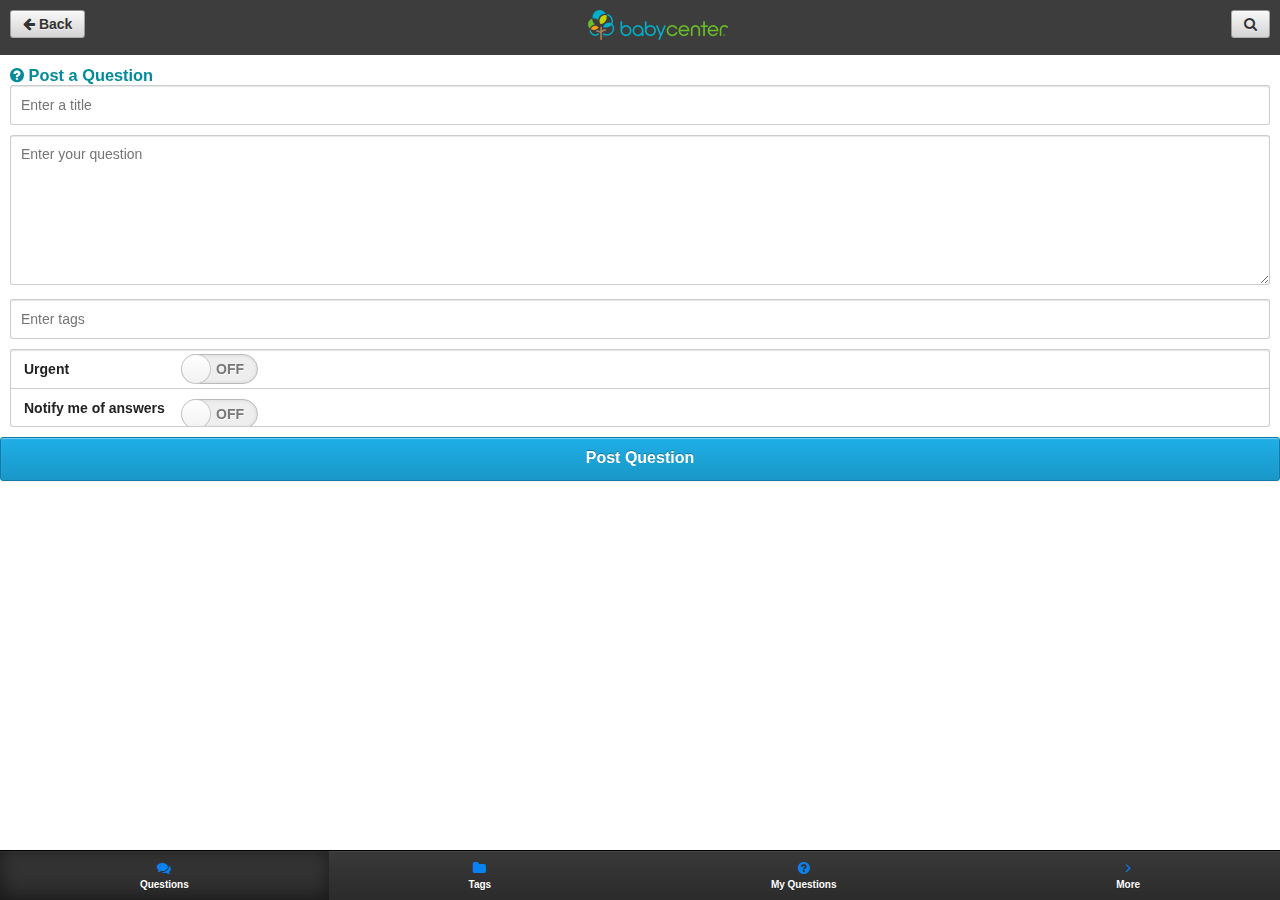
<file: new.html>
<!DOCTYPE html>
<html lang="en">
<head>
    <meta charset="utf-8">
    <meta http-equiv="X-UA-Compatible" content="IE=edge,chrome=1">
    <title>Momapedia - New Question</title>
    <meta name="viewport" content="initial-scale=1, maximum-scale=1, user-scalable=no">
    <meta name="apple-mobile-web-app-capable" content="yes">
    <meta name="apple-mobile-web-app-status-bar-style" content="black">


    <link rel="stylesheet" href="styles/ratchet.css"/>
    <link rel="stylesheet" href="styles/junior.css"/>
    <link rel="stylesheet" href="styles/answers.css"/>
    <link rel="stylesheet" href="styles/font-awesome.min.css"/>
    <link rel="stylesheet" href="styles/answers-new.css"/>


</head>

<body>
<div id="app-container">
    <div id="app-main">
        <div class="content">
            <header class="junior-intro">
                <div style="float:left"><a class="button-prev" href="index.html"><i class="icon-arrow-left"></i> Back</a></div>
                <img src="images/bc_logo_30px.png"/>
                <a class="button" style="float:right" id="search-toggle"><i class="icon-search"></i></a>
                <div style="clear:both"></div>
            </header>
            <div id="search">
                <div id="search-field">
                    <input type="text" placeholder="Search">
                </div>
                <div id="search-button"><a class="button">Go</a></div>
            </div>

            <form>
                <h3><i class="icon-question-sign icon"></i> Post a Question</h3>
                <input type="text" class="field" name="title" placeholder="Enter a title" id="title"/>
                <textarea class="field" name="question" placeholder="Enter your question" id="question" rows="8"></textarea>
                <input type="text" name="tags" placeholder="Enter tags"/>
                <div class="input-group">
                    <div class="input-row">
                        <label>Urgent</label>
                        <div class="toggle" id="urgent">
                            <div class="toggle-handle"></div>
                        </div>
                    </div>
                    <div class="input-row">
                        <label>Notify me of answers</label>
                        <div class="toggle" id="notify">
                            <div class="toggle-handle"></div>
                        </div>
                    </div>
                </div>
            </form>
            <a href ="index-new.html" class="button-main button-block" >Post Question</a>
        </div>
        <nav class="bar-tab" style="position:fixed">
            <ul class="tab-inner">
                <li class="tab-item active">
                    <a href="index.html">
                        <i class="icon-comments"></i>

                        <div class="tab-label">Questions</div>
                    </a>
                </li>
                <li class="tab-item">
                    <a href="tags.html">
                        <i class="icon-folder-close"></i>

                        <div class="tab-label">Tags</div>
                    </a>
                </li>
                <li class="tab-item">
                    <a href="">
                        <i class="icon-question-sign"></i>

                        <div class="tab-label">My Questions</div>
                    </a>
                </li>
                <li class="tab-item">
                    <a href="">
                        <i class="icon-angle-right"></i>

                        <div class="tab-label">More</div>
                    </a>
                </li>
            </ul>
        </nav>
    </div>
</div>


<!-- Scripts -->
<script src="scripts/junior/modernizr.custom.15848.js"></script>
<script src="scripts/junior/zepto.min.js"></script>
<script src="scripts/junior/zepto.flickable.min.js"></script>
<script src="scripts/junior/lodash.min.js"></script>
<script src="scripts/junior/backbone-min.js"></script>
<script src="scripts/junior/junior.js"></script>
<script src="http://twitter.github.com/hogan.js/builds/2.0.0/hogan-2.0.0.js"></script>
<script src="scripts/junior/rachet.js"></script>
<script src="scripts/junior/answers-global.js"></script>

</body>
</html>
</file>
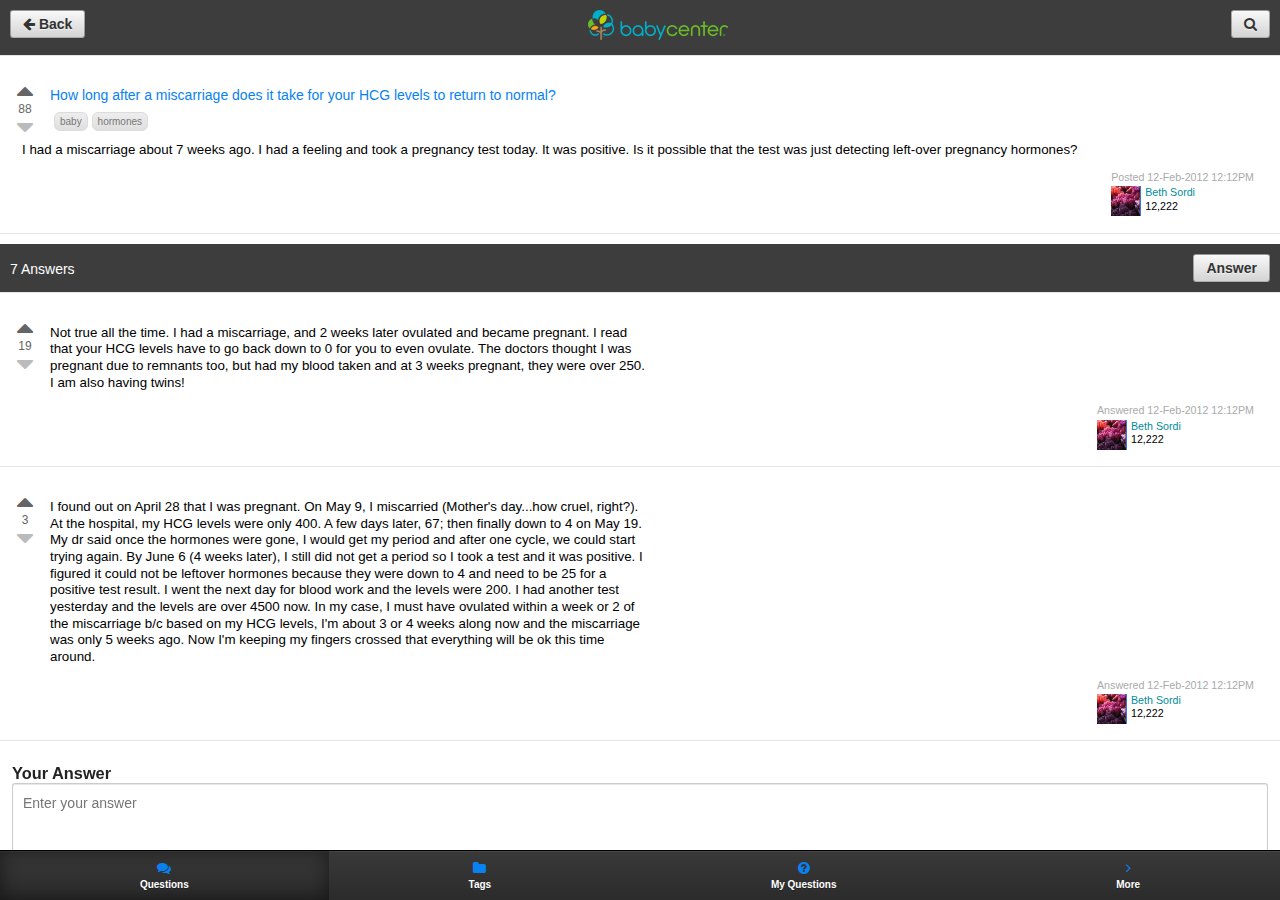
<file: show.html>
<!DOCTYPE html>
<html lang="en">
<head>
    <meta charset="utf-8">
    <meta http-equiv="X-UA-Compatible" content="IE=edge,chrome=1">
    <title>Momapedia - Question</title>
    <meta name="viewport" content="initial-scale=1, maximum-scale=1, user-scalable=no">
    <meta name="apple-mobile-web-app-capable" content="yes">
    <meta name="apple-mobile-web-app-status-bar-style" content="black">


    <link rel="stylesheet" href="styles/ratchet.css"/>
    <link rel="stylesheet" href="styles/junior.css"/>
    <link rel="stylesheet" href="styles/answers.css"/>
    <link rel="stylesheet" href="styles/font-awesome.min.css"/>


    <style>
        .question-item{
            margin-left:0 !important;
            padding-left:0 !important;
        }
        .answer-line{
            text-align: center;
            width:10px;
        }
        .answer-cnt{
            font-size: 12px;
        }
        .vote{
            margin-left:-1px;
        }
        .up-vote{
            margin-bottom:-3px;
            color:#656565
        }
        .down-vote{
            margin-top:-12px;
            color:#bbb
        }
        .body-text{
            font-size:10pt;
            color:black;
        }
        .tag{
            padding-bottom:8px;
        }
        .question{
            margin-left:22px;
        }
        .content{
            padding-bottom:50px;
        }
        .answer-btn{
            display:inline;
            float:right
        }
        .answer-header-cnt{
            color:white;
            position: relative;
            top:7px;
        }
    </style>
</head>

<body>
<div id="app-container">
    <div id="app-main">
        <div class="content">
            <header class="junior-intro" style="text-align: center">
                <div style="float:left"><a class="button-prev" href="index.html"><i class="icon-arrow-left"></i> Back</a></div>
                <img src="images/bc_logo_30px.png"/>
                <a class="button" style="float:right" id="search-toggle"><i class="icon-search"></i></a>
                <div style="clear:both"></div>
            </header>
            <div id="search">
                <div id="search-field">
                    <input type="text" placeholder="Search">
                </div>
                <div id="search-button"><a class="button">Go</a></div>
            </div>
            <ul class="list" id="question-list">
                <li class="question-item">
                    <div class="answer-line">
                        <div class="up-vote vote"><i class="icon-caret-up icon-2x"></i></div>
                        <div class="answer-cnt">88</div>
                        <div class="down-vote vote"><i class="icon-caret-down icon-2x"></i></div>
                    </div>

                    <div class="question-body">
                        <a href="#">How long after a miscarriage does it take for your HCG levels to return to
                            normal?</a>

                        <div class="tag">
                            <button class="baby">baby</button> <button class="baby">hormones</button>
                        </div>
                    </div>
                    <div class="body-text question">
                        I had a miscarriage about 7 weeks ago. I had a feeling and took a pregnancy test today. It was positive. Is it possible that the test was just detecting left-over pregnancy hormones?
                    </div>
                    <div class="author-block">
                        <div class="authored-time">Posted 12-Feb-2012 12:12PM</div>
                        <div class="author-img"><img src="images/profile1.png" height="30" width="30"/></div>
                        <div class="author-name">Beth Sordi</div>
                        <div class="author-reputation">12,222</div>
                    </div>
                    <div style="clear:both"></div>
                </li>
            </ul>
            <header class="junior-intro" style="text-align:left">
                <span class="answer-header-cnt">7 Answers</span>
                <div class="answer-btn"><a class="button" href="#answer"></i>Answer</a></div>
                <div style="clear:both"></div>
            </header>
            <ul class="list" id="question-list">
                <li class="question-item">
                    <div class="answer-line">
                        <div class="up-vote vote"><i class="icon-caret-up icon-2x"></i></div>
                        <div class="answer-cnt">19 </div>
                        <div class="down-vote vote"><i class="icon-caret-down icon-2x"></i></div>
                    </div>

                    <div class="question-body">
                        <div class="body-text answer">
                            Not true all the time. I had a miscarriage, and 2 weeks later ovulated and became pregnant. I read that your HCG levels have to go back down to 0 for you to even ovulate. The doctors thought I was pregnant due to remnants too, but had my blood taken and at 3 weeks pregnant, they were over 250. I am also having twins!
                        </div>
                    </div>

                    <div class="author-block">
                        <div class="authored-time">Answered 12-Feb-2012 12:12PM</div>
                        <div class="author-img"><img src="images/profile1.png" height="30" width="30"/></div>
                        <div class="author-name">Beth Sordi</div>
                        <div class="author-reputation">12,222</div>
                    </div>
                    <div style="clear:both"></div>
                </li>
                <li class="question-item">
                    <div class="answer-line">
                        <div class="up-vote vote"><i class="icon-caret-up icon-2x"></i></div>
                        <div class="answer-cnt">3</div>
                        <div class="down-vote vote"><i class="icon-caret-down icon-2x"></i></div>
                    </div>

                    <div class="question-body">
                        <div class="body-text answer">
                           I  found out on April 28 that I was pregnant. On May 9, I miscarried (Mother's day...how cruel, right?). At the hospital, my HCG levels were only 400. A few days later, 67; then finally down to 4 on May 19. My dr said once the hormones were gone, I would get my period and after one cycle, we could start trying again. By June 6 (4 weeks later), I still did not get a period so I took a test and it was positive. I figured it could not be leftover hormones because they were down to 4 and need to be 25 for a positive test result. I went the next day for blood work and the levels were 200. I had another test yesterday and the levels are over 4500 now. In my case, I must have ovulated within a week or 2 of the miscarriage b/c based on my HCG levels, I'm about 3 or 4 weeks along now and the miscarriage was only 5 weeks ago. Now I'm keeping my fingers crossed that everything will be ok this time around.
                        </div>
                    </div>

                    <div class="author-block">
                        <div class="authored-time">Answered 12-Feb-2012 12:12PM</div>
                        <div class="author-img"><img src="images/profile1.png" height="30" width="30"/></div>
                        <div class="author-name">Beth Sordi</div>
                        <div class="author-reputation">12,222</div>
                    </div>
                    <div style="clear:both"></div>
                </li>
            </ul>
            <div class="answer-entry-form">
                <form>
                    <a name="answer"></a>
                    <h3>Your Answer</h3>
                    <textarea rows="5" placeholder="Enter your answer"></textarea>
                    <a class="button" href="index.html">Submit</a>
                </form>
            </div>
        </div>

        <nav class="bar-tab" style="position:fixed;margin-top:30px;">
            <ul class="tab-inner">
                <li class="tab-item active">
                    <a href="index.html">
                        <i class="icon-comments"></i>

                        <div class="tab-label">Questions</div>
                    </a>
                </li>
                <li class="tab-item">
                    <a href="tags.html">
                        <i class="icon-folder-close"></i>

                        <div class="tab-label">Tags</div>
                    </a>
                </li>
                <li class="tab-item">
                    <a href="index.html">
                        <i class="icon-question-sign"></i>

                        <div class="tab-label">My Questions</div>
                    </a>
                </li>
                <li class="tab-item">
                    <a href="index.html">
                        <i class="icon-angle-right"></i>

                        <div class="tab-label">More</div>
                    </a>
                </li>
            </ul>
        </nav>
    </div>
</div>


<!-- Scripts -->
<script src="scripts/junior/modernizr.custom.15848.js"></script>
<script src="scripts/junior/zepto.min.js"></script>
<script src="scripts/junior/zepto.flickable.min.js"></script>
<script src="scripts/junior/lodash.min.js"></script>
<script src="scripts/junior/backbone-min.js"></script>
<script src="scripts/junior/junior.js"></script>
<script src="http://twitter.github.com/hogan.js/builds/2.0.0/hogan-2.0.0.js"></script>
<script src="scripts/junior/answers-global.js"></script>
</body>

</html>
</file>
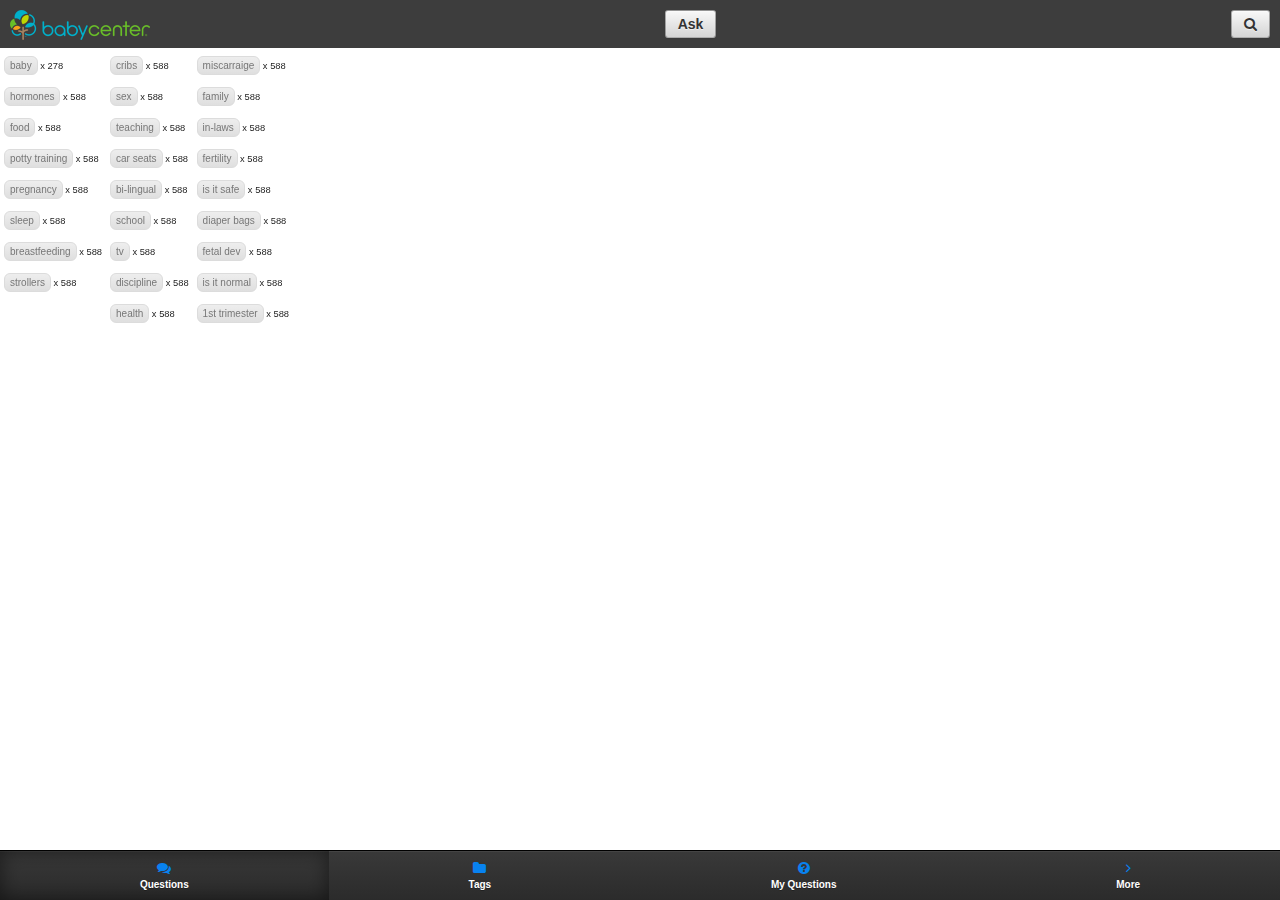
<file: tags.html>
<!DOCTYPE html>
<html lang="en">
<head>
    <meta charset="utf-8">
    <meta http-equiv="X-UA-Compatible" content="IE=edge,chrome=1">
    <title>Momepedia</title>
    <meta name="viewport" content="initial-scale=1, maximum-scale=1, user-scalable=no">
    <meta name="apple-mobile-web-app-capable" content="yes">
    <meta name="apple-mobile-web-app-status-bar-style" content="black">


    <link rel="stylesheet" href="styles/ratchet.css"/>
    <link rel="stylesheet" href="styles/junior.css"/>
    <link rel="stylesheet" href="styles/answers.css"/>
    <link rel="stylesheet" href="styles/font-awesome.min.css"/>
    <link rel="stylesheet" href="styles/alertify.core.css"/>
    <link rel="stylesheet" href="styles/alertify.bootstrap.css"/>

</head>

<body>
<div id="app-container">
    <div id="app-main">
        <div class="content">
            <header class="junior-intro">
                <div style="float:left"><img src="images/bc_logo_30px.png"/></div>
                <a class="button" href="new.html"></i>Ask</a>
                <a class="button" style="float:right" id="search-toggle"><i class="icon-search"></i></a>
            </header>
            <div id="search">
                <div id="search-field">
                    <input type="text" placeholder="Search">
                </div>
                <div id="search-button"><a class="button">Go</a></div>
            </div>

            <div class="tags">
                <div class="tag-group">
                <div class="tag"><button class="baby">baby</button><p> x 278</p></div>
                <div class="tag"><button class="baby">hormones</button><p> x 588</p></div>
                <div class="tag"><button class="baby">food</button><p> x 588</p></div>
                <div class="tag"><button class="baby">potty training</button><p> x 588</p></div>
                <div class="tag"><button class="baby">pregnancy</button><p> x 588</p></div>
                <div class="tag"><button class="baby">sleep</button><p> x 588</p></div>
                <div class="tag"><button class="baby">breastfeeding</button><p> x 588</p></div>
                <div class="tag"><button class="baby">strollers</button><p> x 588</p></div>
            </div>                
            <div class="tag-group">
                <div class="tag"><button class="baby">cribs</button><p> x 588</p></div>
                <div class="tag"><button class="baby">sex</button><p> x 588</p></div>
                <div class="tag"><button class="baby">teaching</button><p> x 588</p></div>
                <div class="tag"><button class="baby">car seats</button><p> x 588</p></div>
                <div class="tag"><button class="baby">bi-lingual</button><p> x 588</p></div>                        
                <div class="tag"><button class="baby">school</button><p> x 588</p></div>
                <div class="tag"><button class="baby">tv</button><p> x 588</p></div>
                <div class="tag"><button class="baby">discipline</button><p> x 588</p></div>
                <div class="tag"><button class="baby">health</button><p> x 588</p></div>
            </div>
            <div class="tag-group">
                <div class="tag"><button class="baby">miscarraige</button><p> x 588</p></div>
                <div class="tag"><button class="baby">family</button><p> x 588</p></div>
                <div class="tag"><button class="baby">in-laws</button><p> x 588</p></div>
                <div class="tag"><button class="baby">fertility</button><p> x 588</p></div>
                <div class="tag"><button class="baby">is it safe</button><p> x 588</p></div>
                <div class="tag"><button class="baby">diaper bags</button><p> x 588</p></div>
                <div class="tag"><button class="baby">fetal dev</button><p> x 588</p></div>
                <div class="tag"><button class="baby">is it normal</button><p> x 588</p></div>
                <div class="tag"><button class="baby">1st trimester</button><p> x 588</p></div>

            </div>
            </div>

        </div>
        <nav class="bar-tab" style="position:fixed">
            <ul class="tab-inner">
                <li class="tab-item active">
                    <a href="index.html">
                        <i class="icon-comments"></i>

                        <div class="tab-label">Questions</div>
                    </a>
                </li>
                <li class="tab-item">
                    <a href="tags.html">
                        <i class="icon-folder-close"></i>

                        <div class="tab-label">Tags</div>
                    </a>
                </li>
                <li class="tab-item">
                    <a href="index.html">
                        <i class="icon-question-sign"></i>

                        <div class="tab-label">My Questions</div>
                    </a>
                </li>
                <li class="tab-item">
                    <a href="index.html">
                        <i class="icon-angle-right"></i>

                        <div class="tab-label">More</div>
                    </a>
                </li>
            </ul>
        </nav>
    </div>
</div>


<!-- Scripts -->
<script src="scripts/junior/modernizr.custom.15848.js"></script>
<script src="scripts/junior/zepto.min.js"></script>
<script src="scripts/junior/zepto.flickable.min.js"></script>
<script src="scripts/junior/lodash.min.js"></script>
<script src="scripts/junior/backbone-min.js"></script>
<script src="scripts/junior/junior.js"></script>
<script src="http://twitter.github.com/hogan.js/builds/2.0.0/hogan-2.0.0.js"></script>
<script src="scripts/junior/answers-global.js"></script>
<script src="scripts/alertify.js"></script>

</body>
</html>
</file>
<file: styles/answers.css>
.tags p{
    display:inline;
    font-size: 7pt;
}

.tag-group{
    display:table-cell;

}

.tag{
    padding:4px;
}


/* Mobile Home Page */
#search{
    padding:8px;
    border:1px solid black;
    background: #eee;
    display:none;
}


#search input{
    width:240px;
}
#search div{
    display: inline !important;
}
#search-button{
    position: relative;
    top:5px;
}

.content{
    padding-bottom:50px;
}

.answer-entry-form{
    padding:12px;
}

.question-item {
    color:#028c9b;
    padding-right:20px !important;
    padding-bottom:10px !important;
}

.author-block{
    float:right;
    padding-left:6px;
    padding-top:3px;
    padding-right:6px;
    padding-bottom:3px;
    /*background:#eee;*/
    font-size:8pt;
    margin-top:10px;
}
.authored-time{
    display:block;
    color:#aaa;
    padding-bottom:2px;
}
.author-img{
    float:left;
    margin-right:4px;
}
.author-name{
    display:inline-block;
}

.author-reputation{
    display:block;
    color:black;
}

.author-line{

    margin-bottom:3px;
}

.author-line .answered-ago{
    color:#aaa;
    font-size:9px;
    margin-right:5px;
}

.author-line .question-author{
    font-size:10px;
}

.question-body{
    /*float:right;*/
    display:table-cell;
    padding:0;
    margin:0;
    width:600px;

}
.answer-line{
    /*float:left;*/
    width:66px;
    display:table-cell;

}
.answer-cnt{
    text-align: center;
    color:#656565;
    font-size:22px;
    padding-left:0;
    margin-left:0;
    margin-bottom:8px;
    width:50px;
}
.answer-cnt-text{
    font-size:8pt;
}

.view-cnt {
    text-align: center;
    color:#656565;
    font-size:14px;
    width:50px;
}

.view-cnt-text{
    color:#656565;
    font-size:8pt;
}

header.junior-intro {
    padding: 10px;
    text-align: center;
    background: #3d3d3d;
    color: white;
}

.tag button {
    margin-top:4px;
    background:-webkit-gradient( linear, left top, left bottom, color-stop(0.05, #ededed), color-stop(1, #dfdfdf) );
    background:-moz-linear-gradient( center top, #ededed 5%, #dfdfdf 100% );
    filter:progid:DXImageTransform.Microsoft.gradient(startColorstr='#ededed', endColorstr='#dfdfdf');
    background-color:#ededed;
    -moz-border-radius:6px;
    -webkit-border-radius:6px;
    border-radius:6px;
    border:1px solid #dcdcdc;
    display:inline-block;
    color:#777777;
    font-family:arial;
    font-size:10px;
    font-weight:normal;
    padding:3px 5px;
    text-decoration:none;
}.tag button:hover {
     background:-webkit-gradient( linear, left top, left bottom, color-stop(0.05, #dfdfdf), color-stop(1, #ededed) );
     background:-moz-linear-gradient( center top, #dfdfdf 5%, #ededed 100% );
     filter:progid:DXImageTransform.Microsoft.gradient(startColorstr='#dfdfdf', endColorstr='#ededed');
     background-color:#dfdfdf;
 }.tag button:active {
      position:relative;
      top:1px;
  }

.divider-list {
    margin: 0;
}

.carousel-container {
    width: 100%;
    overflow: hidden;
}

.carousel-list {
    width: 300%;
    list-style-type: none;
}

.carousel-item {
    width: 33.33333%;
    color: white;
    height: 200px;
    text-align: center;
    font-weight: lighter;
    font-size: 1.8em;
    padding: 10px 0;
    float: left;
}

.show-more-button {
    margin: 10px;
}

.carousel-item summary {
    width: 80%;
    margin: auto;
}

.carousel-item.native-look-and-feel {
    background-image: url('../images/green-bg.jpeg');
}

.feature-icon {
    background-size: contain;
    background-repeat: no-repeat;
    background-position: center;
    height: 50%;
    width: 50%;
    margin: auto;
}

.native-look-and-feel .feature-icon {
    background-image: url('../images/css3_white.png');
}

.carousel-content {
    background-image: url('../images/red-bg.jpeg');
}

.carousel-content i {
    font-size: 4.0em;
}

.carousel-item.backbone-content {
    background-image: url('../images/blue-bg.jpeg');
}

.backbone-content .feature-icon {
    background-image: url('../images/backbone-white.png');
    height: 40%;
    margin-top: 20px;
}

.carousel-navigation-container {
    position: fixed;
    bottom: 10px;
    width: 100%;
}

.carousel-navigation {
    list-style-type: none;
    margin: auto;
    width: 93px;
}

.carousel-navigation li {
    width: 15px;
    height: 15px;
    background: white;
    float: left;
    opacity: .5;
    -webkit-border-radius: 10px 10px;
    -moz-border-radius: 10px 10px;
    margin: 8px;
    -webkit-transition: opacity .5s;
    -moz-transition: opacity .5s;
    cursor: pointer;
}

.carousel-navigation li.active {
    opacity: 1;
}

/* Mobile Ratchet Page */

.ratchet-content {
    padding: 10px;
}

.ratchet-examples {
    margin: 10px 0;
}

.example-toggle {
    float: left;
    margin: 10px 0;
    cursor: pointer;
}

.example-cnts {
    float: right;
    margin: 14px;
}

/* Mobile Pushstate Example */

.pushstate-content {
    padding: 10px;
}

.pushstate-content .icon-umbrella {
    font-size: 14em;
    margin: auto;
    width: 100%;
    text-align: center;
    display: block;
    line-height: 160px;
}

.pushstate-content p {
    font-size: 1.4em;
}


/** Docs **/

.docs-content {
    display: none;
}

@media screen and (min-width : 600px) {

    #iphone-window {
        position: absolute;
        width: 320px;
        height: 528px;
        top: 147px;
        right: 10%;
        overflow: hidden;
    }

    #iphone-window #app-container,
    #iphone-window .bar-title,
    #iphone-window .content {
        position: absolute;
    }

    .docs-content {
        display: block;
    }

    body {
        position: fixed;
        top: 0;
        right: 0;
        bottom: 0;
        left: 0;
    }
}

body {
    position: static;
}

.main-docs-content {
    margin-top: 70px;
}

.main-docs-content .hero-unit {
    min-height: 480px;
}

.main-docs-content .hero-unit p {
    margin-right: 400px;
}

.main-docs-content .hero-unit h1 {
    font-size: 6em;
}

#iphone-window {
    background: #ffffff;
}

#iphone-image {
    background-image: url('../images/iphone.png');
    width: 375px;
    height: 806px;
    position: absolute;
    top: 0px;
    right: 10%;
    margin-right: -28px;
}

.navbar-fixed-top {
    top: -5px
}

.navbar-fixed-top .brand {
    padding-top: 5px;
}

.hero-unit ul, ul.padded {
    padding-left: 30px;
}

.hero-unit ul {
    margin-right: 400px;
}

.hero-unit .btn-success {
    font-size: 2em;
    margin: 20px;
}

footer {
    height: 50px;
}


/* Fix stuff that bootstrap breaks */
#iphone-window .bar-title h1 {
    margin: 0;
}

.container {
    margin-right: 8%;
    margin-left: 8%;
    width: 84%;
}

/* Fix stuff that ratchet breaks */
.twitter-follow-button, .twitter-share-button {
    background: none;
    border: none;
    cursor: default;
    box-shadow: none;
    margin-top: -2px;
}

.social-media-btns {
    position: absolute;
    bottom: 20px;
}


.bar-tab{
    position:fixed;
    bottom:0;
}
</file>
<file: styles/answers-new.css>
form{
    margin-left:10px;
    margin-top:10px;
    margin-right:10px;
}

h3 {
    color:#028c9b;
}

.toggle{
    left:170px;
    top:4px;
}

#notify{
    top:10px;
}
</file>
<file: styles/alertify.core.css>
.alertify-show,
.alertify-log {
	-webkit-transition: all 500ms cubic-bezier(0.175, 0.885, 0.320, 1); /* older webkit */
	-webkit-transition: all 500ms cubic-bezier(0.175, 0.885, 0.320, 1.275);
	   -moz-transition: all 500ms cubic-bezier(0.175, 0.885, 0.320, 1.275);
	    -ms-transition: all 500ms cubic-bezier(0.175, 0.885, 0.320, 1.275);
	     -o-transition: all 500ms cubic-bezier(0.175, 0.885, 0.320, 1.275);
	        transition: all 500ms cubic-bezier(0.175, 0.885, 0.320, 1.275); /* easeOutBack */
}
.alertify-hide {
	-webkit-transition: all 250ms cubic-bezier(0.600, 0, 0.735, 0.045); /* older webkit */
	-webkit-transition: all 250ms cubic-bezier(0.600, -0.280, 0.735, 0.045);
	   -moz-transition: all 250ms cubic-bezier(0.600, -0.280, 0.735, 0.045);
	    -ms-transition: all 250ms cubic-bezier(0.600, -0.280, 0.735, 0.045);
	     -o-transition: all 250ms cubic-bezier(0.600, -0.280, 0.735, 0.045);
	        transition: all 250ms cubic-bezier(0.600, -0.280, 0.735, 0.045); /* easeInBack */
}
.alertify-log-hide {
	-webkit-transition: all 500ms cubic-bezier(0.600, 0, 0.735, 0.045); /* older webkit */
	-webkit-transition: all 500ms cubic-bezier(0.600, -0.280, 0.735, 0.045);
	   -moz-transition: all 500ms cubic-bezier(0.600, -0.280, 0.735, 0.045);
	    -ms-transition: all 500ms cubic-bezier(0.600, -0.280, 0.735, 0.045);
	     -o-transition: all 500ms cubic-bezier(0.600, -0.280, 0.735, 0.045);
	        transition: all 500ms cubic-bezier(0.600, -0.280, 0.735, 0.045); /* easeInBack */
}
.alertify-cover {
	position: fixed; z-index: 99999;
	top: 0; right: 0; bottom: 0; left: 0;
}
	.alertify-cover-hidden {
		display: none;
	}
.alertify {
	position: fixed; z-index: 99999;
	top: 50px; left: 50%;
	width: 550px;
	margin-left: -275px;
	opacity: 1;
}
	.alertify-hidden {
		-webkit-transform: translate(0,-150px);
		   -moz-transform: translate(0,-150px);
		    -ms-transform: translate(0,-150px);
		     -o-transform: translate(0,-150px);
		        transform: translate(0,-150px);
		opacity: 0;
		display: none;
	}
	/* overwrite display: none; for everything except IE6-8 */
	:root *> .alertify-hidden { display: block; }
.alertify-logs {
	position: fixed;
	z-index: 5000;
	bottom: 10px;
	right: 10px;
	width: 300px;
}
.alertify-logs-hidden {
	display: none;
}
	.alertify-log {
		display: block;
		margin-top: 10px;
		position: relative;
		right: -300px;
		opacity: 0;
	}
	.alertify-log-show {
		right: 0;
		opacity: 1;
	}
	.alertify-log-hide {
		-webkit-transform: translate(300px, 0);
		   -moz-transform: translate(300px, 0);
		    -ms-transform: translate(300px, 0);
		     -o-transform: translate(300px, 0);
		        transform: translate(300px, 0);
		opacity: 0;
	}
	.alertify-dialog {
		padding: 25px;
	}
		.alertify-resetFocus {
			border: 0;
			clip: rect(0 0 0 0);
			height: 1px;
			margin: -1px;
			overflow: hidden;
			padding: 0;
			position: absolute;
			width: 1px;
		}
		.alertify-inner {
			text-align: center;
		}
		.alertify-text {
			margin-bottom: 15px;
			width: 100%;
			-webkit-box-sizing: border-box;
			   -moz-box-sizing: border-box;
			        box-sizing: border-box;
			font-size: 100%;
		}
		.alertify-buttons {
		}
			.alertify-button,
			.alertify-button:hover,
			.alertify-button:active,
			.alertify-button:visited {
				background: none;
				text-decoration: none;
				border: none;
				/* line-height and font-size for input button */
				line-height: 1.5;
				font-size: 100%;
				display: inline-block;
				cursor: pointer;
				margin-left: 5px;
			}

.alertify-isHidden {
	visibility: hidden;
}

@media only screen and (max-width: 680px) {
	.alertify,
	.alertify-logs {
		width: 90%;
		-webkit-box-sizing: border-box;
		   -moz-box-sizing: border-box;
		        box-sizing: border-box;
	}
	.alertify {
		left: 5%;
		margin: 0;
	}
}
</file>
<file: styles/ratchet.css>
/**
 * ==================================
 * Ratchet v1.0.0
 * Licensed under The MIT License
 * http://opensource.org/licenses/MIT
 * ==================================
 */

/* Hard reset
-------------------------------------------------- */

html,
body,
div,
span,
iframe,
h1,
h2,
h3,
h4,
h5,
h6,
p,
blockquote,
pre,
a,
abbr,
acronym,
address,
big,
cite,
code,
del,
dfn,
em,
img,
ins,
kbd,
q,
s,
samp,
small,
strike,
strong,
sub,
sup,
tt,
var,
b,
u,
i,
center,
dl,
dt,
dd,
ol,
ul,
li,
fieldset,
form,
label,
legend,
table,
caption,
tbody,
tfoot,
thead,
tr,
th,
td,
article,
aside,
canvas,
details,
embed,
figure,
figcaption,
footer,
header,
hgroup,
menu,
nav,
output,
section,
summary,
time,
audio,
video {
  padding: 0;
  margin: 0;
  border: 0;
}

/* Prevents iOS text size adjust after orientation change, without disabling (Thanks to @necolas) */
html {
  -webkit-text-size-adjust: 100%;
      -ms-text-size-adjust: 100%;
}

/* Base styles
-------------------------------------------------- */

body {
  position: fixed;
  top: 0;
  right: 0;
  bottom: 0;
  left: 0;
  font: 14px/1.25 "Helvetica Neue", sans-serif;
  color: #222;
  background-color: #fff;
}

/* Universal link styling */
a {
  color: #0882f0;
  text-decoration: none;
  -webkit-tap-highlight-color: rgba(0, 0, 0, 0); /* Removes the dark touch outlines on links */
}

/* Wrapper to be used around all content not in .bar-title and .bar-tab */
.content {
  position: fixed;
  top: 0;
  right: 0;
  bottom: 0;
  left: 0;
  overflow: auto;
  background: #fff;
  -webkit-transition-property: top, bottom;
          transition-property: top, bottom;
  -webkit-transition-duration: .2s, .2s;  
          transition-duration: .2s, .2s;  
  -webkit-transition-timing-function: linear, linear;
          transition-timing-function: linear, linear;
  -webkit-overflow-scrolling: touch;
}

/* Hack to force all relatively and absolutely positioned elements still render while scrolling
   Note: This is a bug for "-webkit-overflow-scrolling: touch" */
.content > * {
  -webkit-transform: translateZ(0px);
          transform: translateZ(0px);
}

/* Utility wrapper to pad in components like forms, block buttons and segmented-controllers so they're not full-bleed */
.content-padded {
  padding: 10px;
}

/* Pad top/bottom of content so it doesn't hide behind .bar-title and .bar-tab.
   Note: For these to work, content must come after both bars in the markup */
.bar-title ~ .content {
  top: 44px;
}
.bar-tab ~ .content {
  bottom: 51px;
}
.bar-header-secondary ~ .content {
  top: 88px;
}/* General bar styles
-------------------------------------------------- */

[class*="bar-"] {
  position: fixed;
  right: 0;
  left: 0;
  z-index: 10;
  height: 44px;
  padding: 5px;
  box-sizing: border-box;
}

/* Modifier class to dock any bar below .bar-title */
.bar-header-secondary {
  top: 45px;
}

/* Modifier class to dock any bar to bottom of viewport */
.bar-footer {
  bottom: 0;
}

/* Generic bar for wrapping buttons, segmented controllers, etc. */
.bar-standard {
  background-color: #f2f2f2;
  background-image: -webkit-linear-gradient(top, #f2f2f2 0, #e5e5e5 100%);
  background-image: linear-gradient(to bottom, #f2f2f2 0, #e5e5e5 100%);
  border-bottom: 1px solid #aaa;
  box-shadow: inset 0 1px 1px -1px #fff;
}

/* Flip border position to top for footer bars */
.bar-footer.bar-standard,
.bar-footer-secondary.bar-standard {
  border-top: 1px solid #aaa;
  border-bottom-width: 0;
}

/* Title bar
-------------------------------------------------- */

/* Bar docked to top of viewport for showing page title and actions */
.bar-title {
  top: 0;
  display: -webkit-box;
  display: box;
  background-color: #1eb0e9;
  background-image: -webkit-linear-gradient(top, #1eb0e9 0, #109adc 100%);
  background-image: linear-gradient(to bottom, #1eb0e9 0, #109adc 100%);
  border-bottom: 1px solid #0e5895;
  box-shadow: inset 0 1px 1px -1px rgba(255, 255, 255, .8);
  -webkit-box-orient: horizontal;
          box-orient: horizontal;
}

/* Centered text in the .bar-title */
.bar-title .title {
  position: absolute;
  top: 0;
  left: 0;
  display: block;
  width: 100%;
  font-size: 20px;
  font-weight: bold;
  line-height: 44px;
  color: #fff;
  text-align: center;
  text-shadow: 0 -1px rgba(0, 0, 0, .5);
  white-space: nowrap;
}

.bar-title > a:not([class*="button"]) {
  display: block;
  width: 100%;
  height: 100%;
}

/* Retain specified title color */
.bar-title .title a {
  color: inherit;
}

/* Tab bar
-------------------------------------------------- */

/* Bar docked to bottom used for primary app navigation */
.bar-tab {
  bottom: 0;
  height: 50px;
  padding: 0;
  background-color: #393939;
  background-image: -webkit-linear-gradient(top, #393939 0, #2b2b2b 100%);
  background-image: linear-gradient(to bottom, #393939 0, #2b2b2b 100%);
  border-top: 1px solid #000;
  border-bottom-width: 0;
  box-shadow: inset 0 1px 1px -1px rgba(255, 255, 255, .6);
}

/* Wrapper for individual tab */
.tab-inner {
  display: -webkit-box;
  display: box;
  height: 100%;
  list-style: none;
  -webkit-box-orient: horizontal;
          box-orient: horizontal;
}

/* Navigational tab */
.tab-item {
  height: 100%;
  padding-top: 9px;
  text-align: center;
  box-sizing: border-box;
  -webkit-box-flex: 1;
          box-flex: 1;
}

/* Active state for tab */
.tab-item.active {
  box-shadow: inset 0 0 20px rgba(0, 0, 0, .5);
}

/* Icon for tab  */
.tab-icon {
  display: block;
  height: 18px;
  margin: 0 auto;
}

/* Label for tab */
.tab-label {
  margin-top: 1px;
  font-size: 10px;
  font-weight: bold;
  color: #fff;
  text-shadow: 0 1px rgba(0, 0, 0, .3);
}

/* Buttons in title bars
-------------------------------------------------- */

/* Generic style for all buttons in .bar-title */
.bar-title [class*="button"] {
  position: relative;
  z-index: 10; /* Places buttons over full width title */
  font-size: 12px;
  line-height: 23px;
  color: #fff;
  text-shadow: 0 -1px 0 rgba(0, 0, 0, .3);
  background-color: #1eb0e9;
  background-image: -webkit-linear-gradient(top, #1eb0e9 0, #0984c6 100%);
  background-image: linear-gradient(to bottom, #1eb0e9 0, #0984c6 100%);
  border: 1px solid #0e5895;
  box-shadow: 0 1px rgba(255, 255, 255, .25);
  -webkit-box-flex: 0;
          box-flex: 0;
}


/* Hacky way to right align buttons outside of flex-box system
   Note: is only absolutely positioned button, would be better if flex-box had an "align right" option */
.bar-title .title + [class*="button"]:last-child,
.bar-title .button + [class*="button"]:last-child,
.bar-title [class*="button"].pull-right {
  position: absolute;
  top: 5px;
  right: 5px;
}

/* Override standard button active states */
.bar-title .button:active {
  color: #fff;
  background-color: #0876b1;
}

/* Directional buttons in title bars (thanks to @GregorAdams for solution - http://cssnerd.com/2011/11/30/the-best-pure-css3-ios-style-arrow-back-button/)
-------------------------------------------------- */

/* Add relative positioning so :before content is positioned properly */
.bar-title .button-prev,
.bar-title .button-next {
  position: relative;
}

/* Prev/next button base styles */
.bar-title .button-prev {
  margin-left: 7px; /* Push over to make room for :before content */
  border-left: 0;
  border-bottom-left-radius: 10px 15px;
  border-top-left-radius: 10px 15px;
}
.bar-title .button-next {
  margin-right: 7px; /* Push over to make room for :before content */
  border-right: 0;
  border-top-right-radius: 10px 15px;
  border-bottom-right-radius: 10px 15px;
}

/* Pointed part of directional button */
.bar-title .button-prev:before,
.bar-title .button-next:before {
  position: absolute;
  top: 2px;
  width: 27px;
  height: 27px;
  border-radius: 30px 100px 2px 40px / 2px 40px 30px 100px;
  content: '';
  box-shadow: inset 1px 0 #0e5895, inset 0 1px #0e5895;
  -webkit-mask-image: -webkit-gradient(linear, left top, right bottom, from(#000), color-stop(.33, #000), color-stop(.5, transparent), to(transparent));
                  mask-image: gradient(linear, left top, right bottom, from(#000), color-stop(.33, #000), color-stop(.5, transparent), to(transparent));
}
.bar-title .button-prev:before {
  left: -5px;
  background-image: -webkit-gradient(linear, left bottom, right top, from(#0984c6), to(#1eb0e9));
  background-image: gradient(linear, left bottom, right top, from(#0984c6), to(#1eb0e9));
  border-left: 1.5px solid rgba(255, 255, 255, .25);
  -webkit-transform: rotate(-45deg) skew(-10deg, -10deg);
          transform: rotate(-45deg) skew(-10deg, -10deg);
}
.bar-title .button-next:before {
  right: -5px;
  background-image: -webkit-gradient(linear, left bottom, right top, from(#1eb0e9), to(#0984c6));
  background-image: gradient(linear, left bottom, right top, from(#1eb0e9), to(#0984c6));
  border-top: 1.5px solid rgba(255, 255, 255, .25);
  -webkit-transform: rotate(135deg) skew(-10deg, -10deg);
          transform: rotate(135deg) skew(-10deg, -10deg);
}

/* Active states for the directional buttons */
.bar-title .button-prev:active,
.bar-title .button-next:active,
.bar-title .button-prev:active:before,
.bar-title .button-next:active:before {
  color: #fff;
  background-color: #0876b1;
  background-image: none;
}
.bar-title .button-prev:active:before,
.bar-title .button-next:active:before {
  content: '';
}
.bar-title .button-prev:active:before {
  box-shadow: inset 0 3px 3px rgba(0, 0, 0, .2);
}
.bar-title .button-next:active:before {
  box-shadow: inset 0 -3px 3px rgba(0, 0, 0, .2);
}

/* Block buttons in any bar
-------------------------------------------------- */

/* Add proper padding and replace buttons normal dropshadow with a shine from bar */
[class*="bar"] .button-block {
  padding: 7px 0;
  margin-bottom: 0;
  box-shadow: inset 0 1px 1px rgba(255, 255, 255, .4), 0 1px rgba(255, 255, 255, .8);
}

/* Override standard padding changes for .button-blocks */
[class*="bar"] .button-block:active {
  padding: 7px 0;
}

/* Segmented controller in any bar
-------------------------------------------------- */

/* Remove standard segmented bottom margin */
[class*="bar-"] .segmented-controller {
  margin-bottom: 0;
}

/* Add margins between segmented controllers and buttons */
[class*="bar-"] .segmented-controller + [class*="button"],
[class*="bar-"] [class*="button"] + .segmented-controller {
  margin-left: 5px;
}

/* Segmented controller in a title bar
-------------------------------------------------- */

.bar-title .segmented-controller {
  line-height: 18px;
  text-shadow: 0 -1px 0 rgba(0, 0, 0, 0.3);
  background-color: #1eb0e9;
  background-image: -webkit-linear-gradient(top, #1eb0e9 0, #0984c6 100%);
  background-image: linear-gradient(to bottom, #1eb0e9 0, #0984c6 100%);
  border: 1px solid #0e5895;
  border-radius: 3px;
  box-shadow: 0 1px rgba(255, 255, 255, .25);
  -webkit-box-flex: 1;
          box-flex: 1;
}

/* Set color for tab border and highlight */
.bar-title .segmented-controller li {
  border-left: 1px solid #0e5895;
  box-shadow: inset 1px 0 rgba(255, 255, 255, .25);
}

/* Remove inset shadow from first tab or one to the right of the active tab  */
.bar-title .segmented-controller .active + li,
.bar-title .segmented-controller li:first-child {
  box-shadow: none;
}

/* Remove left-hand border from first tab */
.bar-title .segmented-controller li:first-child {
  border-left-width: 0;
}

/* Depressed state (active) */
.bar-title .segmented-controller li.active {
  background-color: #0082c4;
  box-shadow: inset 0 1px 6px rgba(0, 0, 0, .3);
}

/* Set color of links to white */
.bar-title .segmented-controller li > a {
  color: #fff;
}


/* Search forms in standard bar
-------------------------------------------------- */

/* Position/size search bar within the bar */
.bar-standard input[type=search] {
  height: 32px;
  margin: 0;
}/* Lists
-------------------------------------------------- */

/* Remove usual bullet styles from list */
.list {
  margin-bottom: 10px;
  list-style: none;
  background-color: #fff;
}

/* Pad each list item and add dividers */
.list li {
  position: relative;
  padding: 20px 60px 20px 10px; /* Given extra right padding to accomodate counts, chevrons or buttons */
  border-bottom: 1px solid rgba(0, 0, 0, .1);
}

/* Give top border to first list items */
.list li:first-child {
  border-top: 1px solid rgba(0, 0, 0, .1);
}

/* If a list of links, make sure the child <a> takes up full list item tap area (want to avoid selecting child buttons though) */
.list li > a:not([class*="button"]) {
  position: relative;
  display: block;
  padding: inherit;
  margin: -20px -60px -20px -10px;
  color: inherit;
}

/* Inset list
-------------------------------------------------- */

.list.inset {
  width: auto;
  margin-right: 10px;
  margin-left: 10px;
  border: 1px solid rgba(0, 0, 0, .1);
  border-radius: 6px;
  box-sizing: border-box;
}

/* Remove border from first/last standard list items to avoid double border at top/bottom of lists */
.list.inset li:first-child {
  border-top-width: 0;
}
.list.inset li:last-child {
  border-bottom-width: 0;
}


/* List dividers
-------------------------------------------------- */

.list .list-divider {
  position: relative;
  top: -1px;
  padding-top: 6px;
  padding-bottom: 6px;
  font-size: 12px;
  font-weight: bold;
  line-height: 18px;
  text-shadow: 0 1px 0 rgba(255, 255, 255, .5);
  background-color: #f8f8f8;
  background-image: -webkit-linear-gradient(top, #f8f8f8 0, #eee 100%);
  background-image: linear-gradient(to bottom, #f8f8f8 0, #eee 100%);
  border-top: 1px solid rgba(0, 0, 0, .1);
  border-bottom: 1px solid rgba(0, 0, 0, .1);
  box-shadow: inset 0 1px 1px rgba(255, 255, 255, .4);
}

/* Rounding first divider on inset lists and remove border on the top */
.list.inset .list-divider:first-child {
  top: 0;
  border-top-width: 0;
  border-radius: 6px 6px 0 0;
}

/* Rounding last divider on inset lists */
.list.inset .list-divider:last-child {
  border-radius: 0 0 6px 6px;
}

/* Right-aligned subcontent in lists (chevrons, buttons, counts and toggles)
-------------------------------------------------- */
.list .chevron,
.list [class*="button"],
.list [class*="count"],
.list .toggle {
  position: absolute;
  top: 50%;
  right: 10px;
}

 /* Position chevrons/counts vertically centered on the right in list items */
.list .chevron,
.list [class*="count"] {
  margin-top: -10px; /* Half height of chevron */
}

/* Push count over if there's a sibling chevron */
.list .chevron + [class*="count"] {
  right: 30px;
}

/* Position buttons vertically centered on the right in list items */
.list [class*="button"] {
  left: auto;
  margin-top: -14px; /* Half height of button */
}

.list .toggle {
  margin-top: -15px; /* Half height of toggle */
}/* Forms
-------------------------------------------------- */

/* Force form elements to inherit font styles */
input,
textarea,
button,
select {
  font-family: inherit;
  font-size: inherit;
}

/* Stretch inputs/textareas to full width and add height to maintain a consistent baseline */
select,
textarea,
input[type="text"],
input[type=search],
input[type="password"],
input[type="datetime"],
input[type="datetime-local"],
input[type="date"],
input[type="month"],
input[type="time"],
input[type="week"],
input[type="number"],
input[type="email"],
input[type="url"],
input[type="tel"],
input[type="color"],
.input-group {
  width: 100%;
  height: 40px;
  padding: 10px;
  margin-bottom: 10px;
  background: #fff;
  border: 1px solid rgba(0, 0, 0, .2);
  border-radius: 3px;
  box-shadow: 0 1px 1px rgba(255, 255, 255, .2), inset 0 1px 1px rgba(0, 0, 0, .1);
  -webkit-appearance: none;
  box-sizing: border-box;
}

/* Fully round search input */
input[type=search] {
  height: 34px;
  font-size: 14px;
  border-radius: 30px;
}

/* Allow text area's height to grow larger than a normal input */
textarea {
  height: auto;
}

/* Style select button to look like part of the Ratchet's style */
select {
  height: auto;
  font-size: 14px;
  background-color: #f8f8f8;
  background-image: -webkit-linear-gradient(top, #f8f8f8 0%, #d4d4d4 100%);
  background-image: linear-gradient(to bottom, #f8f8f8 0%, #d4d4d4 100%);
  box-shadow: inset 0 1px 1px rgba(0, 0, 0, .1);
}


/* Input groups (cluster multiple inputs together into a single group)
-------------------------------------------------- */

/* Reset from initial form setup styles */
.input-group {
  width: auto;
  height: auto;
  padding: 0;
}

/* Remove spacing, borders, shadows and rounding since it all belongs on the .input-group not the input */
.input-group input {
  margin-bottom: 0;
  background-color: transparent;
  border: 0;
  border-bottom: 1px solid rgba(0, 0, 0, .2);
  border-radius: 0;
  box-shadow: none;
}

/* Remove bottom border on last input to avoid double bottom border */
.input-group input:last-child {
  border-bottom-width: 0;
}

/* Input groups with labels
-------------------------------------------------- */

/* To use labels with input groups, wrap a label and an input in an .input-row */
.input-row {
  overflow: hidden;
  border-bottom: 1px solid rgba(0, 0, 0, .2);
}

/* Remove bottom border on last input-row to avoid double bottom border */
.input-row:last-child {
  border-bottom-width: 0;
}

/* Labels get floated left with a set percentage width */
.input-row label {
  float: left;
  width: 25%;
  padding: 11px 10px 9px 13px; /* Optimizing the baseline for mobile. */
  font-weight: bold;
}

/* Actual inputs float to right of labels and also have a set percentage */
.input-row label + input {
  float: right;
  width: 65%;
  padding-left: 0;
  margin-bottom: 0;
  border-bottom: 0;
}/* General button styles
-------------------------------------------------- */

[class*="button"] {
  position: relative;
  display: inline-block;
  padding: 4px 12px;
  margin: 0;
  font-weight: bold;
  line-height: 18px;
  color: #333;
  text-align: center;
  text-shadow: 0 1px 0 rgba(255, 255, 255, 0.5);
  vertical-align: top;
  cursor: pointer;
  background-color: #f8f8f8;
  background-image: -webkit-linear-gradient(top, #f8f8f8 0, #d4d4d4 100%);
  background-image: linear-gradient(to bottom, #f8f8f8 0, #d4d4d4 100%);
  border: 1px solid rgba(0, 0, 0, .3);
  border-radius: 3px;
  box-shadow: inset 0 1px 1px rgba(255, 255, 255, .4), 0 1px 2px rgba(0, 0, 0, .05);
}

/* Active */
[class*="button"]:active {
  padding-top: 5px;
  padding-bottom: 3px;
  color: #333;
  background-color: #ccc;
  background-image: none;
  box-shadow: inset 0 3px 3px rgba(0, 0, 0, .2);
}

/* Button modifiers
-------------------------------------------------- */

/* Overriding styles for buttons with modifiers  */
.button-main,
.button-positive,
.button-negative {
  color: #fff;
  text-shadow: 0 -1px 0 rgba(0, 0, 0, .3);
}

/* Main button */
.button-main {
  background-color: #1eafe7;
  background-image: -webkit-linear-gradient(top, #1eafe7 0, #1a97c8 100%);
  background-image: linear-gradient(to bottom, #1eafe7 0, #1a97c8 100%);
  border: 1px solid #117aaa;
}

/* Positive button  */
.button-positive {
  background-color: #34ba15;
  background-image: -webkit-linear-gradient(top, #34ba15 0, #2da012 100%);
  background-image: linear-gradient(to bottom, #34ba15 0, #2da012 100%);
  border: 1px solid #278f0f;
}

/* Negative button  */
.button-negative {
  background-color: #e71e1e;
  background-image: -webkit-linear-gradient(top, #e71e1e 0,#c71a1a 100%);
  background-image: linear-gradient(to bottom, #e71e1e 0, #c71a1a 100%);
  border: 1px solid #b51a1a;
}

/* Active state for buttons with modifiers */
.button-main:active,
.button-positive:active,
.button-negative:active {
  color: #fff;
}
.button-main:active {
  background-color: #0876b1;
}
.button-positive:active {
  background-color: #298f11;
}
.button-negative:active {
  background-color: #b21a1a;
}

/* Block level buttons (full width buttons) */
.button-block {
  display: block;
  padding: 11px 0 13px;
  margin-bottom: 10px;
  font-size: 16px;
}

/* Active state for block level buttons */
.button-block:active {
  padding: 12px 0;
}

/* Counts in buttons
-------------------------------------------------- */

/* Generic styles for all counts within buttons */
[class*="button"] [class*="count"] {
  padding-top: 2px;
  padding-bottom: 2px;
  margin-right: -4px;
  margin-left: 4px;
  text-shadow: none;
  background-color: rgba(0, 0, 0, .2);
  box-shadow: inset 0 1px 1px -1px #000000, 0 1px 1px -1px #fff;
}

/* Position counts within block level buttons
   Note: These are absolutely positioned so that text of button isn't "pushed" by count and always
   stays at true center of button */
.button-block [class*="count"] {
  position: absolute;
  right: 0;
  padding-top: 4px;
  padding-bottom: 4px;
  margin-right: 10px;
}/* Chevrons
-------------------------------------------------- */

.chevron {
  display: block;
  height: 20px;
}

/* Base styles for both 1/2's of the chevron */
.chevron:before,
.chevron:after {
  position: relative;
  display: block;
  width: 12px;
  height: 4px;
  background-color: #999;
  content: '';
}

/* Position and rotate respective 1/2's of the chevron */
.chevron:before {
  top: 5px;
  -webkit-transform: rotate(45deg);
          transform: rotate(45deg);
}
.chevron:after {
  top: 7px;
  -webkit-transform: rotate(-45deg);
          transform: rotate(-45deg);
}/* General count styles
-------------------------------------------------- */

[class*="count"] {
  display: inline-block;
  padding: 4px 9px;
  font-size: 12px;
  font-weight: bold;
  line-height: 13px;
  color: #fff;
  background-color: rgba(0, 0, 0, .3);
  border-radius: 100px;
}

/* Count modifiers
-------------------------------------------------- */

/* Overriding styles for counts with modifiers  */
.count-main,
.count-positive,
.count-negative {
  color: #fff;
  text-shadow: 0 -1px 0 rgba(0, 0, 0, .3);
}

/* Main count  */
.count-main {
  background-color: #1eafe7;
  background-image: -webkit-linear-gradient(top, #1eafe7 0, #1a97c8 100%);
  background-image: linear-gradient(to bottom, #1eafe7 0, #1a97c8 100%);
}

/* Positive count  */
.count-positive {
  background-color: #34ba15;
  background-image: -webkit-linear-gradient(top, #34ba15 0, #2da012 100%);
  background-image: linear-gradient(to bottom, #34ba15 0, #2da012 100%);
}

/* Negative count  */
.count-negative {
  background-color: #e71e1e;
  background-image: -webkit-linear-gradient(top, #e71e1e 0,#c71a1a 100%);
  background-image: linear-gradient(to bottom, #e71e1e 0, #c71a1a 100%);
}/* Segmented controllers
-------------------------------------------------- */

.segmented-controller {
  display: -webkit-box;
  display: box;
  margin-bottom: 10px;
  overflow: hidden;
  font-size: 12px;
  font-weight: bold;
  text-shadow: 0 1px rgba(255, 255, 255, .5);
  list-style: none;
  background-color: #f8f8f8;
  background-image: -webkit-linear-gradient(top, #f8f8f8 0, #d4d4d4 100%);
  background-image: linear-gradient(to bottom, #f8f8f8 0, #d4d4d4 100%);
  border: 1px solid #aaa;
  border-radius: 3px;
  box-shadow: inset 0 1px rgba(255, 255, 255, 0.5), 0 1px rgba(255, 255, 255, .8);
  -webkit-box-orient: horizontal;
          box-orient: horizontal;
}

/* Section within controller */
.segmented-controller li {
  overflow: hidden;
  text-align: center;
  white-space: nowrap;
  border-left: 1px solid #aaa;
  box-shadow: inset 1px 0 rgba(255, 255, 255, .5);
  -webkit-box-flex: 1;
          box-flex: 1;
}

/* Link that fills each section */
.segmented-controller li > a {
  display: block;
  padding: 8px 16px;
  overflow: hidden;
  line-height: 15px;
  color: #333;
  text-overflow: ellipsis;
}

/* Remove border-left and shadow from first section */
.segmented-controller li:first-child {
  border-left-width: 0;
  box-shadow: none;
}

/* Active segment of controller */
.segmented-controller li.active {
  background-color: #ccc;
  box-shadow: inset 0 1px 5px rgba(0, 0, 0, .3);
}

.segmented-controller-item {
  display: none;
}

.segmented-controller-item.active {
  display: block;
}/* Popovers (to be used with popovers.js)
-------------------------------------------------- */

.popover {
  position: fixed;
  top: 55px;
  left: 50%;
  z-index: 20;
  display: none;
  width: 280px;
  padding: 5px;
  margin-left: -146px;
  background-color: #555;
  background-image: -webkit-linear-gradient(top, #555 5%, #555 6%, #111 30%);
  background-image: linear-gradient(to bottom, #555 5%, #555 6%,#111 30%);
  border: 1px solid #111;
  border-radius: 6px;
  opacity: 0;
  box-shadow: inset 0 1px 1px -1px #fff, 0 3px 10px rgba(0, 0, 0, .3);
  -webkit-transform: translate3d(0, -15px, 0);
          transform: translate3d(0, -15px, 0);
  -webkit-transition: -webkit-transform 0.2s ease-in-out, opacity 0.2s ease-in-out;
                  transition: transform 0.2s ease-in-out, opacity 0.2s ease-in-out;
}

/* Caret on top of popover using CSS triangles (thanks to @chriscoyier for solution) */
.popover:before,
.popover:after {
  position: absolute;
  left: 50%;
  width: 0;
  height: 0;
  content: '';
}
.popover:before {
  top: -20px;
  margin-left: -21px;
  border-right: 21px solid transparent;
  border-bottom: 21px solid #111;
  border-left: 21px solid transparent;
}
.popover:after {
  top: -19px;
  margin-left: -20px;
  border-right: 20px solid transparent;
  border-bottom: 20px solid #555;
  border-left: 20px solid transparent;
}

/* Wrapper for a title and buttons */
.popover-header {
  display: -webkit-box;
  display: box;
  height: 34px;
  margin-bottom: 5px;
}

/* Centered title for popover */
.popover-header .title {
  position: absolute;
  top: 0;
  left: 0;
  width: 100%;
  margin: 15px 0;
  font-size: 16px;
  font-weight: bold;
  line-height: 12px;
  color: #fff;
  text-align: center;
  text-shadow: 0 -1px rgba(0, 0, 0, .5);
}

/* Generic style for all buttons in .popover-header */
.popover-header [class*="button"] {
  z-index: 25;
  font-size: 12px;
  line-height: 22px;
  color: #fff;
  text-shadow: 0 -1px 0 rgba(0, 0, 0, .3);
  background-color: #454545;
  background-image: -webkit-linear-gradient(top, #454545 0, #353535 100%);
  background-image: linear-gradient(to bottom, #454545 0, #353535 100%);
  border: 1px solid #111;
  -webkit-box-flex: 0;
          box-flex: 0;
}

/* Hacky way to right align buttons outside of flex-box system
   Note: is only absolutely positioned button, would be better if flex-box had an "align right" option */
.popover-header .title + [class*="button"]:last-child,
.popover-header .button + [class*="button"]:last-child,
.popover-header [class*="button"].pull-right {
  position: absolute;
  top: 5px;
  right: 5px;
}

/* Active state for popover header buttons */
.popover-header .button:active {
  color: #fff;
  background-color: #0876b1;
}

/* Popover animation
-------------------------------------------------- */

.popover.visible {
  opacity: 1;
  -webkit-transform: translate3d(0, 0, 0);
          transform: translate3d(0, 0, 0);
}

/* Backdrop (used as invisible touch escape)
-------------------------------------------------- */

.backdrop {
  position: fixed;
  top: 0;
  right: 0;
  bottom: 0;
  left: 0;
  z-index: 10;
}

/* Block level buttons in popovers
-------------------------------------------------- */

/* Positioning and giving darker border to look sharp against dark popover */
.popover .button-block {
  margin-bottom: 5px;
  border: 1px solid #111;
}

/* Remove extra margin on bottom of last button */
.popover .button-block:last-child {
  margin-bottom: 0;
}

/* Lists in popovers
-------------------------------------------------- */

.popover .list {
  width: auto;
  max-height: 250px;
  margin-right: 0;
  margin-bottom: 0;
  margin-left: 0;
  overflow: auto;
  background-color: #fff;
  border: 1px solid #000;
  border-radius: 3px;
  -webkit-overflow-scrolling: touch;
}/* Slider styles (to be used with sliders.js)
-------------------------------------------------- */

/* Width/height of slider */
.slider,
.slider > li {
  width: 100%;
  height: 200px;
}

/* Outer wrapper for slider */
.slider {
  overflow: hidden;
  background-color: #000;
}

/* Inner wrapper for slider (width of all slides together) */
.slider > ul {
  position: relative;
  font-size: 0; /* Remove spaces from inline-block children */
  white-space: nowrap;
  -webkit-transition: all 0 linear;
          transition: all 0 linear;
}

/* Individual slide */
.slider > ul > li {
  display: inline-block;
  vertical-align: top; /* Ensure that li always aligns to top */
  width: 100%; 
  height: 100%;
}

/* Required reset of font-size to same as standard body */
.slider > ul > li > * {
  font-size: 14px;
}/* Toggle styles (to be used with toggles.js)
-------------------------------------------------- */

.toggle {
  position: relative;
  width: 75px;
  height: 28px;
  background-color: #eee;
  border: 1px solid #bbb;
  border-radius: 20px;
  box-shadow: inset 0 0 4px rgba(0, 0, 0, .1);
}

/* Text indicating "on" or "off". Default is "off" */
.toggle:before {
  position: absolute;
  right: 13px;
  font-weight: bold;
  line-height: 28px;
  color: #777;
  text-shadow: 0 1px #fff;
  text-transform: uppercase;
  content: "Off";
}

/* Sliding handle */
.toggle-handle {
  position: absolute;
  top: -1px;
  left: -1px;
  z-index: 2;
  width: 28px;
  height: 28px;
  background-color: #fff;
  background-image: -webkit-linear-gradient(top, #fff 0, #f2f2f2 100%);
  background-image: linear-gradient(to bottom, #fff 0, #f2f2f2 100%);
  border: 1px solid rgba(0, 0, 0, .2);
  border-radius: 100px;
  -webkit-transition: -webkit-transform 0.1s ease-in-out, border 0.1s ease-in-out;
                  transition: transform 0.1s ease-in-out, border 0.1s ease-in-out;
}

/* Active state for toggle */
.toggle.active {
  background-color: #19a8e4;
  background-image: -webkit-linear-gradient(top, #088cd4 0, #19a8e4 100%);
  background-image: linear-gradient(to bottom, #088cd4 0, #19a8e4 100%);
  border: 1px solid #096c9d;
  box-shadow: inset 0 0 15px rgba(255, 255, 255, .25);
}

/* Active state for toggle handle */
.toggle.active .toggle-handle {
  border-color: #0a76ad;
  -webkit-transform: translate3d(48px,0,0);
          transform: translate3d(48px,0,0);
}

/* Change "off" to "on" for active state */
.toggle.active:before {
  right: auto;
  left: 15px;
  color: #fff;
  text-shadow: 0 -1px rgba(0, 0, 0, 0.25);
  content: "On";
}/* Push styles (to be used with push.js)
-------------------------------------------------- */

/* Fade animation */
.content.fade {
  left: 0;
  opacity: 0;
  -webkit-transition: opacity .2s ease-in-out;
          transition: opacity .2s ease-in-out;
}
.content.fade.in {
  opacity: 1;
}

/* Slide animation */
.content.slide {
  -webkit-transform: translate3d(0, 0, 0);
          transform: translate3d(0, 0, 0);
 -webkit-transition: -webkit-transform .25s ease-in-out;
         transition:         transform .25s ease-in-out;
}
.content.slide.left {
  -webkit-transform: translate3d(-100%, 0, 0);
          transform: translate3d(-100%, 0, 0);
}
.content.slide.right {
  -webkit-transform: translate3d(100%, 0, 0);
          transform: translate3d(100%, 0, 0);
}
</file>
<file: styles/junior.css>
#app-container {
  position: fixed;
  top: 0;
  right: 0;
  bottom: 0;
  left: 0;
}

.animate-to-view {
  width: 100%;
  height: 100%;
  position: absolute;
  top: 0px;
}

#app-container.animate {
  -webkit-transition: all 0.4s;
  -moz-transition: all 0.4s;
  -o-transition: all 0.4s;
  transition: all 0.4s;
}

#app-main, header {
  -webkit-backface-visibility: hidden;
}

#app-container.animate.LEFT #app-main header.bar-title {
  z-index: -1;
}

.header-animated {
  -webkit-transition: all 0.4s;
  -moz-transition: all 0.4s;
  -o-transition: all 0.4s;
  transition: all 0.4s;
  width: 98%;
  position: absolute;
}

.header-animated .title {
  top: -5px;
}

.bar-title .title + [class*="button"]:last-child {
  top: 0px;
}

#app-container.animate .header-animated {
  -webkit-transform: translate3d(0, 0, 1px);
  -moz-transform: translate3d(0, 0, 1px);
  -ms-transform: translate3d(0, 0, 1px);
  -o-transform: translate3d(0, 0, 1px);
  transform: translate3d(0, 0, 1px);
}

.animate-to-view.RIGHT {
  -webkit-transform: translate3d(-100%, 0, 0);
  -moz-transform: translate3d(-100%, 0, 0);
  -ms-transform: translate3d(-100%, 0, 0);
  -o-transform: translate3d(-100%, 0, 0);
  transform: translate3d(-100%, 0, 0);
}

#app-container.animate.RIGHT {
  -webkit-transform: translate3d(100%, 0, 0);
  -moz-transform: translate3d(100%, 0, 0);
  -ms-transform: translate3d(100%, 0, 0);
  -o-transform: translate3d(100%, 0, 0);
  transform: translate3d(100%, 0, 0);
}

.animate-to-view.LEFT {
  -webkit-transform: translate3d(100%, 0, 0);
  -moz-transform: translate3d(100%, 0, 0);
  -ms-transform: translate3d(100%, 0, 0);
  -o-transform: translate3d(100%, 0, 0);
  transform: translate3d(100%, 0, 0);
}

#app-container.animate.LEFT {
  -webkit-transform: translate3d(-100%, 0, 0);
  -moz-transform: translate3d(-100%, 0, 0);
  -ms-transform: translate3d(-100%, 0, 0);
  -o-transform: translate3d(-100%, 0, 0);
  transform: translate3d(-100%, 0, 0);
}

#app-container.animate.LEFT #app-main .header-animated {
  -webkit-transform: translate3d(50%, 0, 0);
  -moz-transform: translate3d(50%, 0, 0);
  -ms-transform: translate3d(50%, 0, 0);
  -o-transform: translate3d(50%, 0, 0);
  transform: translate3d(50%, 0, 0);
  filter: progid:DXImageTransform.Microsoft.Alpha(Opacity=0);
  opacity: 0;
}

.animate-to-view.LEFT.initial .header-animated {
  filter: progid:DXImageTransform.Microsoft.Alpha(Opacity=0);
  opacity: 0;
}

#app-container.animate.RIGHT #app-main .header-animated {
  -webkit-transform: translate3d(-50%, 0, 0);
  -moz-transform: translate3d(-50%, 0, 0);
  -ms-transform: translate3d(-50%, 0, 0);
  -o-transform: translate3d(-50%, 0, 0);
  transform: translate3d(-50%, 0, 0);
  filter: progid:DXImageTransform.Microsoft.Alpha(Opacity=0);
  opacity: 0;
}

.animate-to-view.RIGHT.initial .header-animated {
  filter: progid:DXImageTransform.Microsoft.Alpha(Opacity=0);
  opacity: 0;
}
</file>
